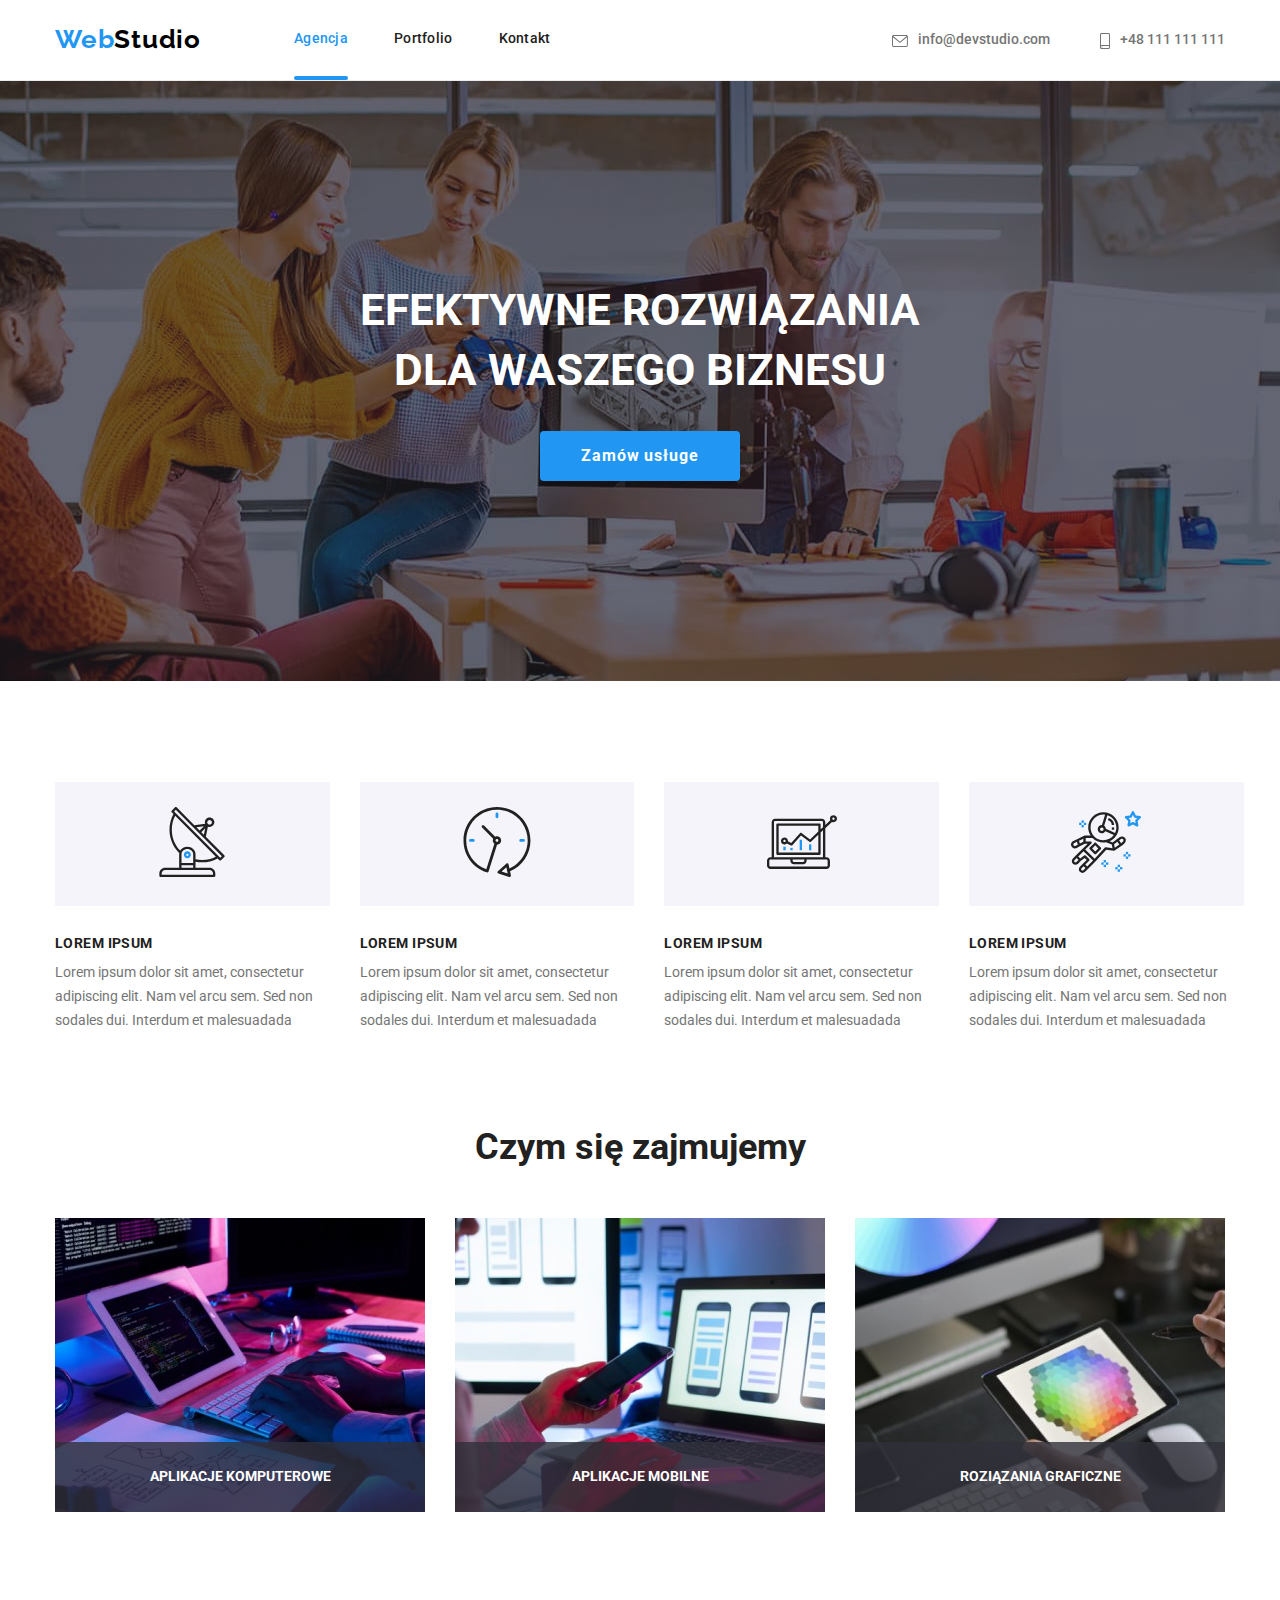
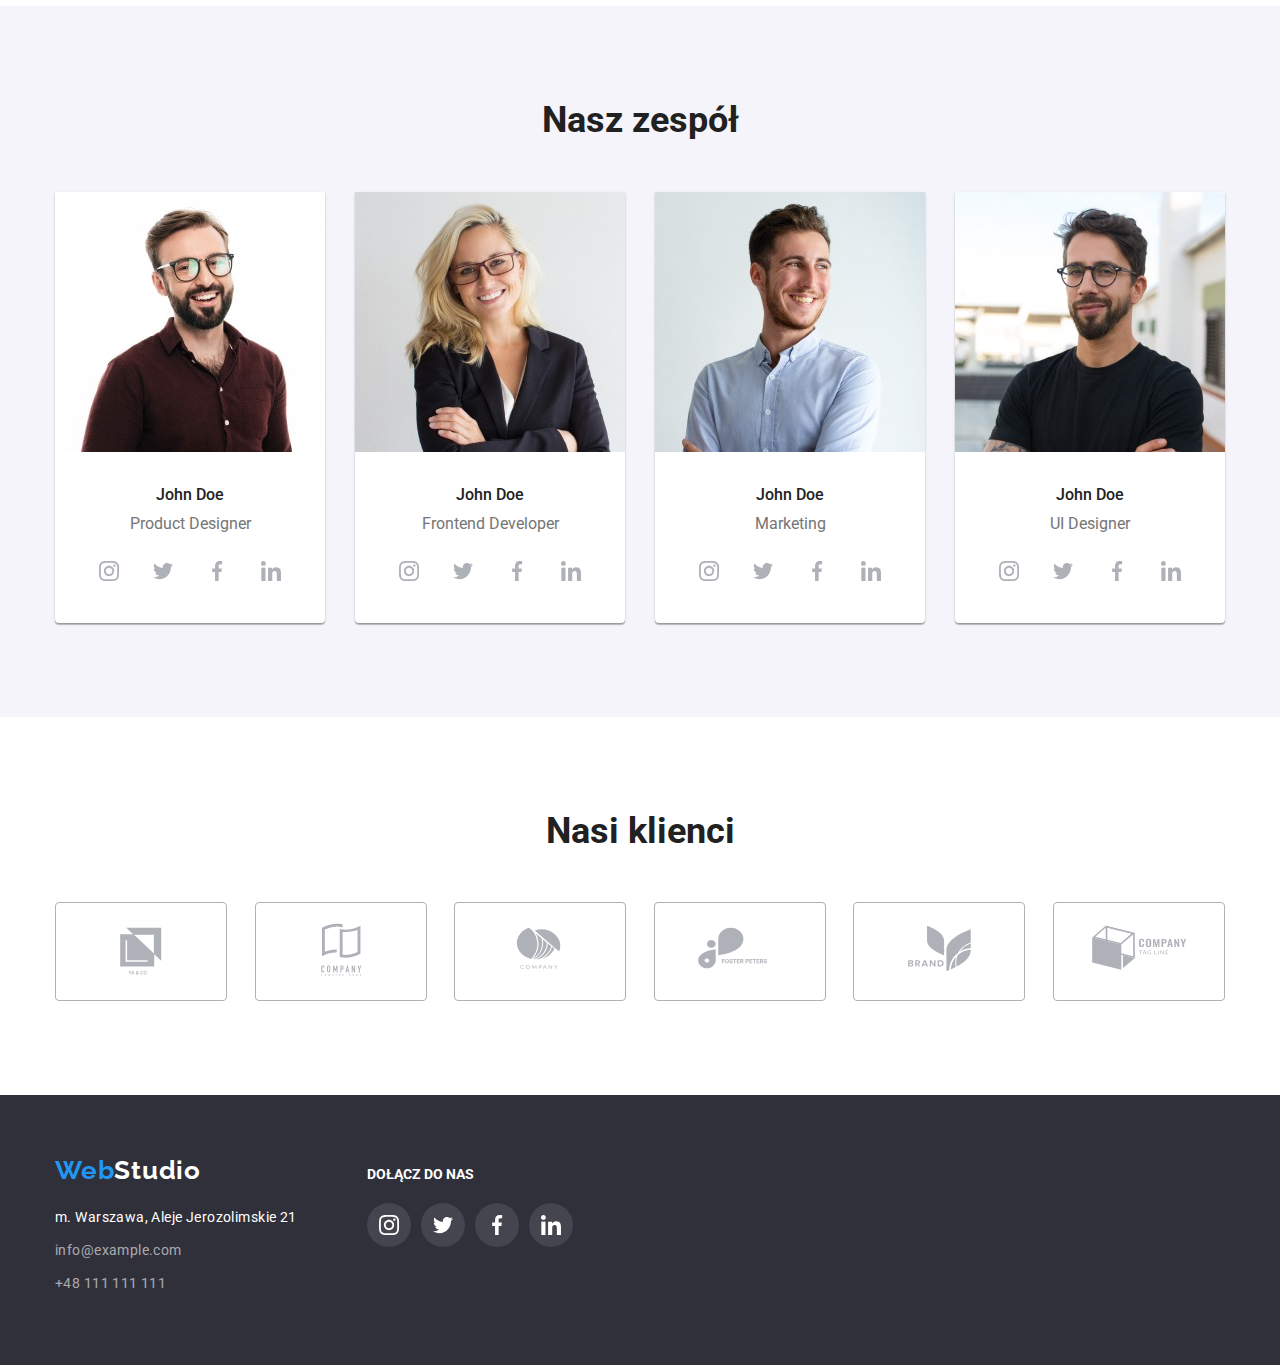
<file: index.html>
<!DOCTYPE html>
<html lang="pl">
  <head>
    <meta charset="UTF-8" />
    <meta name="viewport" content="width=device-width, initial-scale=1.0" />
    <title>Studio</title>
    <link
      rel="stylesheet"
      href="https://cdnjs.cloudflare.com/ajax/libs/modern-normalize/1.1.0/modern-normalize.min.css"
    />
    <link rel="preconnect" href="https://fonts.googleapis.com" />
    <link rel="preconnect" href="https://fonts.gstatic.com" crossorigin />
    <link
      href="https://fonts.googleapis.com/css2?family=Raleway:wght@700&family=Roboto:wght@400;500;700;900&display=swap"
      rel="stylesheet"
    />
    <link rel="stylesheet" href="css/styles.css" />
  </head>
  <body>
    <header class="header-wrapper">
      <div class="container">
        <nav class="navigation">
          <a class="logo" href="index.html">Web<span class="studio-black">Studio</span></a>
          <ul class="nav-list">
            <li>
              <a href="index.html" class="nav-link active">Agencja</a>
            </li>

            <li><a href="portfolio.html" class="nav-link">Portfolio</a></li>

            <li><a href="index.html" class="nav-link">Kontakt</a></li>
          </ul>
        </nav>
        <div>
          <ul class="header-contacts">
            <li>
              <a href="mailto:info@devstudio.com" class="control-item contact-item"
                ><svg class="contact-icon" width="16" height="12">
                  <use href="./images/icons.svg#icon-envelope"></use></svg
                >info@devstudio.com</a
              >
            </li>
            <li>
              <a href="tel:+48111111111" class="control-item contact-item">
                <svg class="contact-icon smartphone-icon" width="10" height="16">
                  <use href="./images/icons.svg#icon-smartphone"></use></svg
                >+48 111 111 111</a
              >
            </li>
          </ul>
        </div>
      </div>
    </header>
    <main>
      <section class="section order">
        <div class="container">
          <h1 class="main-title">
            EFEKTYWNE ROZWIĄZANIA<br />
            DLA WASZEGO BIZNESU
          </h1>
          <button class="order-btn" data-modal-open>Zamów usługe</button>
        </div>
      </section>
      <section class="section">
        <div class="container">
          <ul class="articles">
            <li>
              <div class="lorem-icon-box">
                <svg class="icon" width="70" height="70">
                  <use href="./images/icons.svg#icon-antenna-1"></use>
                </svg>
              </div>
              <h3 class="main-txt-title">LOREM IPSUM</h3>
              <p>
                Lorem ipsum dolor sit amet, consectetur adipiscing elit. Nam vel arcu sem. Sed non
                sodales dui. Interdum et malesuadada
              </p>
            </li>
            <li>
              <div class="lorem-icon-box">
                <svg class="icon" width="70" height="70">
                  <use href="./images/icons.svg#icon-clock-1"></use>
                </svg>
              </div>
              <h3 class="main-txt-title">LOREM IPSUM</h3>
              <p>
                Lorem ipsum dolor sit amet, consectetur adipiscing elit. Nam vel arcu sem. Sed non
                sodales dui. Interdum et malesuadada
              </p>
            </li>
            <li>
              <div class="lorem-icon-box">
                <svg class="icon" width="70" height="70 ">
                  <use href="./images/icons.svg#icon-diagram-1"></use>
                </svg>
              </div>
              <h3 class="main-txt-title">LOREM IPSUM</h3>
              <p>
                Lorem ipsum dolor sit amet, consectetur adipiscing elit. Nam vel arcu sem. Sed non
                sodales dui. Interdum et malesuadada
              </p>
            </li>
            <li>
              <div class="lorem-icon-box">
                <svg class="icon" width="70" height="70">
                  <use href="./images/icons.svg#icon-astronaut-1"></use>
                </svg>
              </div>
              <h3 class="main-txt-title">LOREM IPSUM</h3>
              <p>
                Lorem ipsum dolor sit amet, consectetur adipiscing elit. Nam vel arcu sem. Sed non
                sodales dui. Interdum et malesuadada
              </p>
            </li>
          </ul>
        </div>
      </section>
      <section class="section job-section">
        <div class="container">
          <h2 class="section-title">Czym się zajmujemy</h2>
          <ul class="business-activity">
            <li class="aboutus-item">
              <img
                class="aboutus-img"
                width="370"
                height="294"
                src="./images/1.jpg"
                alt="aplikacje komputerowe"
              />
              <div class="aboutus">
                <p>aplikacje komputerowe</p>
              </div>
            </li>
            <li class="aboutus-item">
              <img
                class="aboutus-img"
                width="370"
                height="294"
                src="./images/2.jpg"
                alt="aplikacje mobilne"
              />
              <div class="aboutus">
                <p>aplikacje mobilne</p>
              </div>
            </li>
            <li class="aboutus-item">
              <img
                class="aboutus-img"
                width="370"
                height="294"
                src="./images/3.jpg"
                alt="roziązania graficzne"
              />
              <div class="aboutus">
                <p>roziązania graficzne</p>
              </div>
            </li>
          </ul>
        </div>
      </section>
      <section class="section team">
        <div class="container">
          <h2 class="section-title">Nasz zespół</h2>
          <ul class="business-activity pictures">
            <li>
              <figure class="team-figure">
                <img src="images/person1.jpg" alt="John Doe" width="270" height="260" />
                <figcaption class="team-info">
                  <h3 class="team-name">John Doe</h3>
                  <span class="team-position">Product Designer</span>
                  <ul class="team-social-icons social-icons">
                    <li>
                      <a href="#" class="team-social-icon social-icon">
                        <svg class="social-icon-svg" width="20" height="20">
                          <use href="./images/icons.svg#icon-instagram-2"></use>
                        </svg>
                      </a>
                    </li>
                    <li>
                      <a href="#" class="team-social-icon social-icon">
                        <svg class="social-icon-svg" width="20" height="20">
                          <use href="./images/icons.svg#icon-twitter-1"></use>
                        </svg>
                      </a>
                    </li>
                    <li>
                      <a href="#" class="team-social-icon social-icon">
                        <svg class="social-icon-svg" width="20" height="20">
                          <use href="./images/icons.svg#icon-facebook-1"></use>
                        </svg>
                      </a>
                    </li>
                    <li>
                      <a href="#" class="team-social-icon social-icon">
                        <svg class="social-icon-svg" width="20" height="20">
                          <use href="./images/icons.svg#icon-linkedin-1"></use>
                        </svg>
                      </a>
                    </li>
                  </ul>
                </figcaption>
              </figure>
            </li>
            <li>
              <figure class="team-figure">
                <img src="images/person2.jpg" alt="John Doe" width="270" height="260" />
                <figcaption class="team-info">
                  <h3 class="team-name">John Doe</h3>
                  <span class="team-position">Frontend Developer</span>
                  <ul class="team-social-icons social-icons">
                    <li>
                      <a href="#" class="team-social-icon social-icon">
                        <svg class="social-icon-svg" width="20" height="20">
                          <use href="./images/icons.svg#icon-instagram-2"></use>
                        </svg>
                      </a>
                    </li>
                    <li>
                      <a href="#" class="team-social-icon social-icon">
                        <svg class="social-icon-svg" width="20" height="20">
                          <use href="./images/icons.svg#icon-twitter-1"></use>
                        </svg>
                      </a>
                    </li>
                    <li>
                      <a href="#" class="team-social-icon social-icon">
                        <svg class="social-icon-svg" width="20" height="20">
                          <use href="./images/icons.svg#icon-facebook-1"></use>
                        </svg>
                      </a>
                    </li>
                    <li>
                      <a href="#" class="team-social-icon social-icon">
                        <svg class="social-icon-svg" width="20" height="20">
                          <use href="./images/icons.svg#icon-linkedin-1"></use>
                        </svg>
                      </a>
                    </li>
                  </ul>
                </figcaption>
              </figure>
            </li>
            <li>
              <figure class="team-figure">
                <img src="images/person3.jpg" alt="John Doe" width="270" height="260" />
                <figcaption class="team-info">
                  <h3 class="team-name">John Doe</h3>
                  <span class="team-position">Marketing</span>
                  <ul class="team-social-icons social-icons">
                    <li>
                      <a href="#" class="team-social-icon social-icon">
                        <svg class="social-icon-svg" width="20" height="20">
                          <use href="./images/icons.svg#icon-instagram-2"></use>
                        </svg>
                      </a>
                    </li>
                    <li>
                      <a href="#" class="team-social-icon social-icon">
                        <svg class="social-icon-svg" width="20" height="20">
                          <use href="./images/icons.svg#icon-twitter-1"></use>
                        </svg>
                      </a>
                    </li>
                    <li>
                      <a href="#" class="team-social-icon social-icon">
                        <svg class="social-icon-svg" width="20" height="20">
                          <use href="./images/icons.svg#icon-facebook-1"></use>
                        </svg>
                      </a>
                    </li>
                    <li>
                      <a href="#" class="team-social-icon social-icon">
                        <svg class="social-icon-svg" width="20" height="20">
                          <use href="./images/icons.svg#icon-linkedin-1"></use>
                        </svg>
                      </a>
                    </li>
                  </ul>
                </figcaption>
              </figure>
            </li>
            <li>
              <figure class="team-figure">
                <img src="images/person4.jpg" alt="John Doe" width="270" height="260" />
                <figcaption class="team-info">
                  <h3 class="team-name">John Doe</h3>
                  <span class="team-position">UI Designer</span>
                  <ul class="team-social-icons social-icons">
                    <li>
                      <a href="#" class="team-social-icon social-icon">
                        <svg class="social-icon-svg" width="20" height="20">
                          <use href="./images/icons.svg#icon-instagram-2"></use>
                        </svg>
                      </a>
                    </li>
                    <li>
                      <a href="#" class="team-social-icon social-icon">
                        <svg class="social-icon-svg" width="20" height="20">
                          <use href="./images/icons.svg#icon-twitter-1"></use>
                        </svg>
                      </a>
                    </li>
                    <li>
                      <a href="#" class="team-social-icon social-icon">
                        <svg class="social-icon-svg" width="20" height="20">
                          <use href="./images/icons.svg#icon-facebook-1"></use>
                        </svg>
                      </a>
                    </li>
                    <li>
                      <a href="#" class="team-social-icon social-icon">
                        <svg class="social-icon-svg" width="20" height="20">
                          <use href="./images/icons.svg#icon-linkedin-1"></use>
                        </svg>
                      </a>
                    </li>
                  </ul>
                </figcaption>
              </figure>
            </li>
          </ul>
        </div>
      </section>
      <section class="clients section">
        <div class="container">
          <h2 class="section-title">Nasi klienci</h2>
          <ul class="clients-list flex-container">
            <li>
              <a href="#" class="clients-icon">
                <svg class="clients-icon-svg" width="170" height="92">
                  <use href="./images/icons.svg#icon-client-1"></use>
                </svg>
              </a>
            </li>
            <li>
              <a href="#" class="clients-icon">
                <svg class="clients-icon-svg" width="170" height="92">
                  <use href="./images/icons.svg#icon-client-2"></use>
                </svg>
              </a>
            </li>
            <li>
              <a href="#" class="clients-icon">
                <svg class="clients-icon-svg" width="170" height="92">
                  <use href="./images/icons.svg#icon-client-3"></use>
                </svg>
              </a>
            </li>
            <li>
              <a href="#" class="clients-icon">
                <svg class="clients-icon-svg" width="170" height="92">
                  <use href="./images/icons.svg#icon-client-4"></use>
                </svg>
              </a>
            </li>
            <li>
              <a href="#" class="clients-icon">
                <svg class="clients-icon-svg" width="170" height="92">
                  <use href="./images/icons.svg#icon-client-5"></use>
                </svg>
              </a>
            </li>
            <li>
              <a href="#" class="clients-icon">
                <svg class="clients-icon-svg" width="170" height="92">
                  <use href="./images/icons.svg#icon-client-6"></use>
                </svg>
              </a>
            </li>
          </ul>
        </div>
      </section>
    </main>
    <footer class="footer">
      <div class="container footer-container">
        <div class="footer-contact-box">
          <a class="logo" href="./index.html">Web<span class="studio-white">Studio</span></a>
          <address class="address">
            <p class="address-map">m. Warszawa, Aleje Jerozolimskie 21</p>
            <p>
              <a class="address-contact no-underline" href="mailto:info@example.com"
                >info@example.com</a
              >
            </p>
            <p>
              <a class="address-contact no-underline" href="tel:+48111111111">+48 111 111 111</a>
            </p>
          </address>
        </div>
        <div class="footer-joinus-box">
          <h3 class="footer-joinus-heading">Dołącz do nas</h3>
          <ul class="footer-social-icons social-icons">
            <li>
              <a href="#" class="footer-social-icon social-icon">
                <svg class="social-icon-svg" width="20" height="20">
                  <use href="./images/icons.svg#icon-instagram-2"></use>
                </svg>
              </a>
            </li>
            <li>
              <a href="#" class="footer-social-icon social-icon">
                <svg class="social-icon-svg" width="20" height="20">
                  <use href="./images/icons.svg#icon-twitter-1"></use>
                </svg>
              </a>
            </li>
            <li>
              <a href="#" class="footer-social-icon social-icon">
                <svg class="social-icon-svg" width="20" height="20">
                  <use href="./images/icons.svg#icon-facebook-1"></use>
                </svg>
              </a>
            </li>
            <li>
              <a href="#" class="footer-social-icon social-icon">
                <svg class="social-icon-svg" width="20" height="20">
                  <use href="./images/icons.svg#icon-linkedin-1"></use>
                </svg>
              </a>
            </li>
          </ul>
        </div>
      </div>
    </footer>
    <div class="modal-backdrop is-hidden" data-modal>
      <div class="modal-box">
        <button type="button" class="modal-close-btn" data-modal-close>
          <svg class="modal-close-btn-x" width="18" height="18">
            <use href="./images/icons.svg#icon-close-icon"></use>
          </svg>
        </button>
      </div>
    </div>
    <script src="./js/modal.js"></script>
  </body>
</html>
</file>
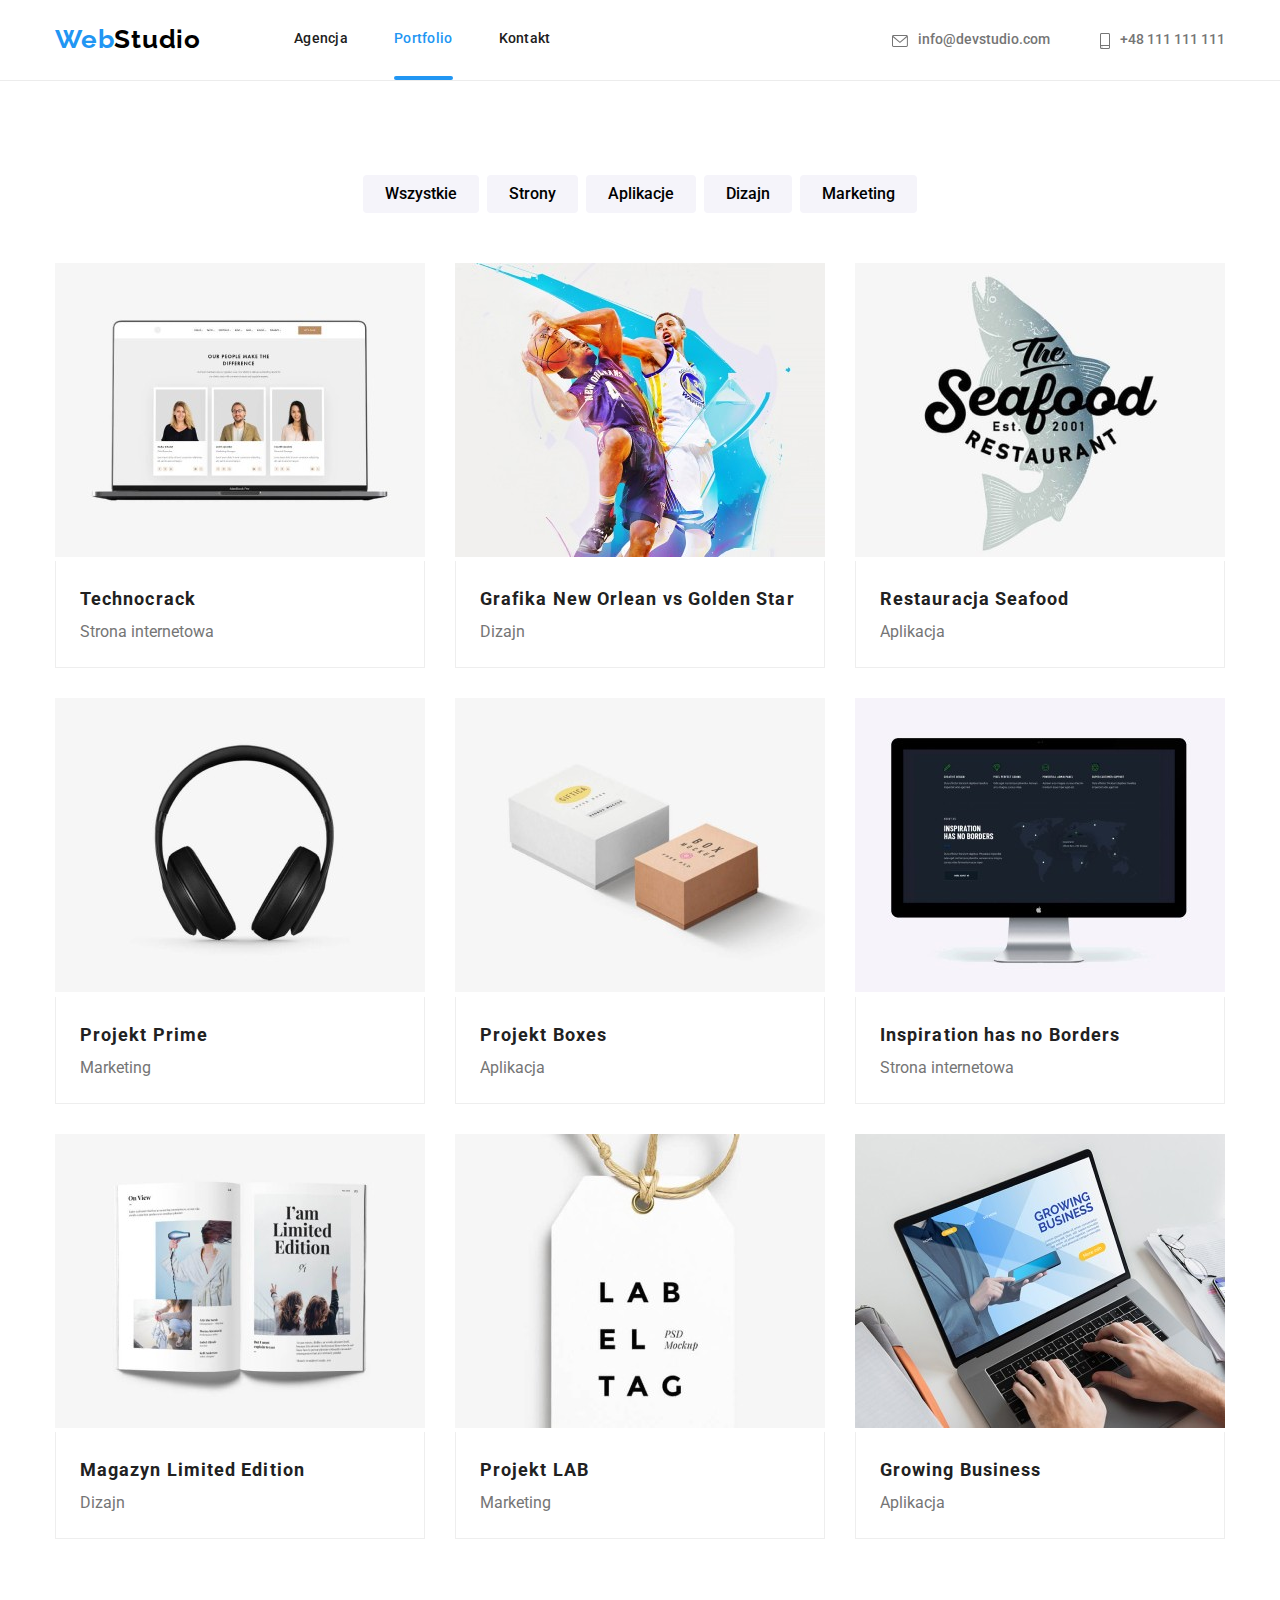
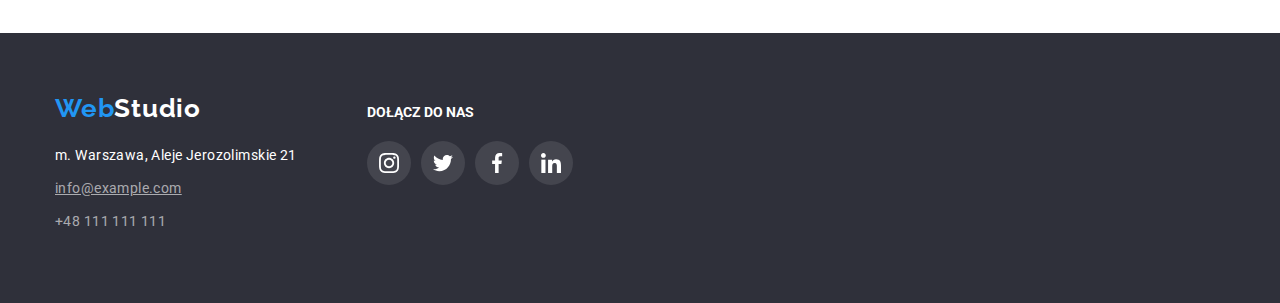
<file: portfolio.html>
<!DOCTYPE html>
<html lang="pl">
  <head>
    <meta charset="UTF-8" />
    <meta name="viewport" content="width=device-width, initial-scale=1.0" />
    <title>Studio</title>
    <link
      rel="stylesheet"
      href="https://cdnjs.cloudflare.com/ajax/libs/modern-normalize/1.1.0/modern-normalize.min.css"
    />
    <link rel="preconnect" href="https://fonts.googleapis.com" />
    <link rel="preconnect" href="https://fonts.gstatic.com" crossorigin />
    <link
      href="https://fonts.googleapis.com/css2?family=Raleway:wght@700&family=Roboto:wght@400;500;700;900&display=swap"
      rel="stylesheet"
    />
    <link rel="stylesheet" href="css/styles.css" />
  </head>
  <body>
    <header class="header-wrapper">
      <div class="container">
        <nav class="navigation">
          <a class="logo" href="index.html">Web<span class="studio-black">Studio</span></a>
          <ul class="nav-list">
            <li><a href="index.html" class="nav-link">Agencja</a></li>

            <li>
              <a href="portfolio.html" class="nav-link active">Portfolio</a>
            </li>

            <li><a href="index.html" class="nav-link">Kontakt</a></li>
          </ul>
        </nav>
        <div>
          <ul class="header-contacts">
            <li>
              <a href="mailto:info@devstudio.com" class="control-item contact-item"
                ><svg class="contact-icon" width="16" height="12">
                  <use href="./images/icons.svg#icon-envelope"></use></svg
                >info@devstudio.com</a
              >
            </li>
            <li>
              <a href="tel:+48111111111" class="control-item contact-item">
                <svg class="contact-icon smartphone-icon" width="10" height="16">
                  <use href="./images/icons.svg#icon-smartphone"></use></svg
                >+48 111 111 111</a
              >
            </li>
          </ul>
        </div>
      </div>
    </header>
    <main>
      <section class="section">
        <div class="container">
          <ul class="menu">
            <li><button type="button" class="portfolio-btn">Wszystkie</button></li>
            <li><button type="button" class="portfolio-btn">Strony</button></li>
            <li><button type="button" class="portfolio-btn">Aplikacje</button></li>
            <li><button type="button" class="portfolio-btn">Dizajn</button></li>
            <li><button type="button" class="portfolio-btn">Marketing</button></li>
          </ul>
          <ul class="list-item portfolio-style">
            <li class="portfolio-card">
              <figure tabindex="0" class="portfolio-project">
                <div class="portfolio-image-box">
                  <img src="images/portfolio1.jpg" alt="Technocrack" width="370" height="294" />
                  <div class="portfolio-cover">
                    <p>
                      Technocrack jest popularną platformą wykorzystywaną do rozpowszechniania
                      koronawirusa. Firmy wykorzystują tę platformę do celów szpiegowskich i ataków
                      na niezabezpieczone serwery konkurencji
                    </p>
                  </div>
                </div>
                <figcaption class="portfolio-text">
                  <h3 class="main-project">Technocrack</h3>
                  <span class="main-category">Strona internetowa</span>
                </figcaption>
              </figure>
            </li>
            <li class="portfolio-card">
              <figure tabindex="0" class="portfolio-project">
                <div class="portfolio-image-box">
                  <img
                    src="images/portfolio2.jpg"
                    alt="Grafika New Orlean vs Golden Star"
                    width="370"
                    height="294"
                  />
                  <div class="portfolio-cover">
                    <p>
                      Technocrack jest popularną platformą wykorzystywaną do rozpowszechniania
                      koronawirusa. Firmy wykorzystują tę platformę do celów szpiegowskich i ataków
                      na niezabezpieczone serwery konkurencji
                    </p>
                  </div>
                </div>
                <figcaption class="portfolio-text">
                  <h3 class="main-project">Grafika New Orlean vs Golden Star</h3>
                  <span class="main-category">Dizajn</span>
                </figcaption>
              </figure>
            </li>
            <li class="portfolio-card">
              <figure tabindex="0" class="portfolio-project">
                <div class="portfolio-image-box">
                  <img
                    src="images/portfolio3.jpg"
                    alt="Restauracja Seafood"
                    width="370"
                    height="294"
                  />
                  <div class="portfolio-cover">
                    <p>
                      Technocrack jest popularną platformą wykorzystywaną do rozpowszechniania
                      koronawirusa. Firmy wykorzystują tę platformę do celów szpiegowskich i ataków
                      na niezabezpieczone serwery konkurencji
                    </p>
                  </div>
                </div>
                <figcaption class="portfolio-text">
                  <h3 class="main-project">Restauracja Seafood</h3>
                  <span class="main-category">Aplikacja</span>
                </figcaption>
              </figure>
            </li>
            <li class="portfolio-card">
              <figure tabindex="0" class="portfolio-project">
                <div class="portfolio-image-box">
                  <img src="images/portfolio4.jpg" alt="Projekt Prime" width="370" height="294" />
                  <div class="portfolio-cover">
                    <p>
                      Technocrack jest popularną platformą wykorzystywaną do rozpowszechniania
                      koronawirusa. Firmy wykorzystują tę platformę do celów szpiegowskich i ataków
                      na niezabezpieczone serwery konkurencji
                    </p>
                  </div>
                </div>
                <figcaption class="portfolio-text">
                  <h3 class="main-project">Projekt Prime</h3>
                  <span class="main-category">Marketing</span>
                </figcaption>
              </figure>
            </li>
            <li class="portfolio-card">
              <figure tabindex="0" class="portfolio-project">
                <div class="portfolio-image-box">
                  <img src="images/portfolio5.jpg" alt="Projekt Boxes" width="370" height="294" />
                  <div class="portfolio-cover">
                    <p>
                      Technocrack jest popularną platformą wykorzystywaną do rozpowszechniania
                      koronawirusa. Firmy wykorzystują tę platformę do celów szpiegowskich i ataków
                      na niezabezpieczone serwery konkurencji
                    </p>
                  </div>
                </div>
                <figcaption class="portfolio-text">
                  <h3 class="main-project">Projekt Boxes</h3>
                  <span class="main-category">Aplikacja</span>
                </figcaption>
              </figure>
            </li>
            <li class="portfolio-card">
              <figure tabindex="0" class="portfolio-project">
                <div class="portfolio-image-box">
                  <img
                    src="images/portfolio6.jpg"
                    alt="Inspiration has no Borders"
                    width="370"
                    height="294"
                  />
                  <div class="portfolio-cover">
                    <p>
                      Technocrack jest popularną platformą wykorzystywaną do rozpowszechniania
                      koronawirusa. Firmy wykorzystują tę platformę do celów szpiegowskich i ataków
                      na niezabezpieczone serwery konkurencji
                    </p>
                  </div>
                </div>
                <figcaption class="portfolio-text">
                  <h3 class="main-project">Inspiration has no Borders</h3>
                  <span class="main-category">Strona internetowa</span>
                </figcaption>
              </figure>
            </li>
            <li class="portfolio-card">
              <figure tabindex="0" class="portfolio-project">
                <div class="portfolio-image-box">
                  <img
                    src="images/portfolio7.jpg"
                    alt="Magazyn Limited Edition"
                    width="370"
                    height="294"
                  />
                  <div class="portfolio-cover">
                    <p>
                      Technocrack jest popularną platformą wykorzystywaną do rozpowszechniania
                      koronawirusa. Firmy wykorzystują tę platformę do celów szpiegowskich i ataków
                      na niezabezpieczone serwery konkurencji
                    </p>
                  </div>
                </div>
                <figcaption class="portfolio-text">
                  <h3 class="main-project">Magazyn Limited Edition</h3>
                  <span class="main-category">Dizajn</span>
                </figcaption>
              </figure>
            </li>
            <li class="portfolio-card">
              <figure tabindex="0" class="portfolio-project">
                <div class="portfolio-image-box">
                  <img src="images/portfolio8.jpg" alt="Projekt LAB" width="370" height="294" />
                  <div class="portfolio-cover">
                    <p>
                      Technocrack jest popularną platformą wykorzystywaną do rozpowszechniania
                      koronawirusa. Firmy wykorzystują tę platformę do celów szpiegowskich i ataków
                      na niezabezpieczone serwery konkurencji
                    </p>
                  </div>
                </div>
                <figcaption class="portfolio-text">
                  <h3 class="main-project">Projekt LAB</h3>
                  <span class="main-category">Marketing</span>
                </figcaption>
              </figure>
            </li>
            <li class="portfolio-card">
              <figure tabindex="0" class="portfolio-project">
                <div class="portfolio-image-box">
                  <img
                    src="images/portfolio9.jpg"
                    alt="Growing Business"
                    width="370"
                    height="294"
                  />
                  <div class="portfolio-cover">
                    <p>
                      Technocrack jest popularną platformą wykorzystywaną do rozpowszechniania
                      koronawirusa. Firmy wykorzystują tę platformę do celów szpiegowskich i ataków
                      na niezabezpieczone serwery konkurencji
                    </p>
                  </div>
                </div>
                <figcaption class="portfolio-text">
                  <h3 class="main-project">Growing Business</h3>
                  <span class="main-category">Aplikacja</span>
                </figcaption>
              </figure>
            </li>
          </ul>
        </div>
      </section>
    </main>
    <footer class="footer">
      <div class="container footer-container">
        <div class="footer-contact-box">
          <a class="logo" href="./index.html">Web<span class="studio-white">Studio</span></a>
          <address class="address">
            <p class="address-map">m. Warszawa, Aleje Jerozolimskie 21</p>
            <p>
              <a class="address-contact" href="mailto:info@example.com">info@example.com</a>
            </p>
            <p>
              <a class="address-contact no-underline" href="tel:+48111111111">+48 111 111 111</a>
            </p>
          </address>
        </div>
        <div class="footer-joinus-box">
          <h3 class="footer-joinus-heading">Dołącz do nas</h3>
          <ul class="footer-social-icons social-icons">
            <li>
              <a href="#" class="footer-social-icon social-icon">
                <svg class="social-icon-svg" width="20" height="20">
                  <use href="./images/icons.svg#icon-instagram-2"></use>
                </svg>
              </a>
            </li>
            <li>
              <a href="#" class="footer-social-icon social-icon">
                <svg class="social-icon-svg" width="20" height="20">
                  <use href="./images/icons.svg#icon-twitter-1"></use>
                </svg>
              </a>
            </li>
            <li>
              <a href="#" class="footer-social-icon social-icon">
                <svg class="social-icon-svg" width="20" height="20">
                  <use href="./images/icons.svg#icon-facebook-1"></use>
                </svg>
              </a>
            </li>
            <li>
              <a href="#" class="footer-social-icon social-icon">
                <svg class="social-icon-svg" width="20" height="20">
                  <use href="./images/icons.svg#icon-linkedin-1"></use>
                </svg>
              </a>
            </li>
          </ul>
        </div>
      </div>
    </footer>
  </body>
</html>
</file>
<file: css/styles.css>
:root {
  --brand-color-black: #000000;
  --brand-color-light-black: #212121;
  --brand-color-gray: #757575;
  --brand-color-light-gray: #f5f4fa;
  --brand-color-white: #ffffff;
  --brand-color-blue: #2196f3;
  --brand-background-color-gray: #2f303a;
  --body-background-color-dirty-white: #e5e5e5;
  --background-color-transparent: #2f303a66;
  --white-transparent: #ffffff99;
  --aboutus-background: #2f303acc;
  --icons-inactive: #afb1b8;
  --footer-social-icon-bg: rgba(255, 255, 255, 0.1);
  --border-radius: 4px;
  --portfolio-border: #eeeeee;
  --transition-set: 250ms cubic-bezier(0.4, 0, 0.2, 1);
  --portfolio-cover: #2196f3e5;
}

* {
  outline: none;
  margin: 0;
  padding: 0;
}

body {
  font-family: 'Roboto', sans-serif;
  color: var(--brand-color-light-black);
}

ul {
  list-style: none;
}

.logo {
  color: var(--brand-color-blue);
  font-family: 'Raleway', sans-serif;
  font-weight: 700;
  font-size: 26px;
  line-height: 1.19;
  letter-spacing: 0.03em;
  text-decoration: none;
}

.studio-black {
  color: var(--brand-color-black);
  font-family: 'Raleway', sans-serif;
  font-weight: 700;
  font-size: 26px;
  line-height: 1.19;
  letter-spacing: 0.03em;
  text-decoration: none;
}

.navigation {
  display: flex;
  color: var(--brand-color-light-black);
  font-size: 14px;
  line-height: 1.14;
  align-items: center;
  gap: 93px;
  justify-content: center;
}

.header-wrapper > .container {
  display: flex;
  justify-content: space-between;
  align-items: center;
}

.header-wrapper {
  border-bottom: 1px solid #ececec;
  padding: 24px 0 25px;
}

.nav-list {
  display: flex;
  gap: 46px;
  justify-content: center;
  align-items: center;
  color: var(--brand-color-light-black);
  font-size: 14px;
  line-height: 1.14;
  list-style: none;
}

.header-contacts {
  display: flex;
  align-items: center;
  gap: 50px;
  list-style: none;
  text-decoration: none;
  color: var(--brand-color-gray);
}

.control-item {
  font-size: 14px;
  font-weight: 500;
  line-height: 1.17;
  text-decoration: none;
  color: var(--brand-color-light-black);
}

.control-item:is(:hover, :focus) {
  color: var(--brand-color-blue);
  transition: color var(--transition-set);
}

.contact-item {
  text-emphasis: none;
  text-decoration: none;
  color: var(--brand-color-gray);
  fill: currentColor;
}

.contact-icon {
  vertical-align: middle;
  margin-right: 10px;
}

.nav-link {
  position: relative;
  color: var(--brand-color-light-black);
  transition: color var(--transition-set);
  text-decoration: none;
  font-weight: 500;
  font-size: 14px;
  line-height: 1.14;
  letter-spacing: 0.02em;
}

.nav-link:is(:hover, :focus) {
  color: var(--brand-color-blue);
}

.active {
  color: var(--brand-color-blue);
}

.active::after {
  content: '';
  display: inline-block;
  width: 100%;
  left: 0;
  margin-top: 45px;
  position: absolute;
  border-bottom: solid 4px #2196f3;
  border-radius: 2px;
}

.main-title {
  color: var(--brand-color-white);
  font-size: 44px;
  line-height: 1.36;
  padding-top: 106px;
  padding-right: 252px;
  padding-left: 252px;
  text-align: center;
}

.menu {
  display: flex;
  list-style: none;
  font-style: normal;
  justify-content: center;
  gap: 8px;
  margin-bottom: 50px;
}

.order-btn {
  padding: 10px 41px;
  height: 50px;
  font-weight: 700;
  font-size: 16px;
  line-height: 1.87;
  letter-spacing: 0.06em;
  cursor: pointer;
  border: none;
  outline: none;
  color: var(--brand-color-white);
  background-color: var(--brand-color-blue);
  box-shadow: 0px 4px 4px rgba(0, 0, 0, 0.15);
  border-radius: var(--border-radius);
  margin-top: 30px;
  margin-bottom: 106px;
}

.order {
  display: flex;
  background: var(--brand-background-color-gray);
  flex-direction: column;
  justify-content: center;
  align-items: center;
  background-image: linear-gradient(
      rgba(47, 48, 58, 0.4),
      rgba(47, 48, 58, 0.4),
      rgba(47, 48, 58, 0.4)
    ),
    url('../images/bg-hero.jpg');
  background-position: center;
  background-repeat: no-repeat;
}

.section {
  padding: 94px 0px;
}

.job-section {
  margin-top: -94px;
}

.section-title {
  margin-bottom: 50px;
  font-size: 36px;
  text-align: center;
}

.order > .container {
  display: flex;
  flex-direction: column;
  justify-content: center;
  align-items: center;
}

.container {
  max-width: 1200px;
  margin: 0 auto;
  padding: 0 15px;
}

.articles {
  display: flex;
  gap: 30px;
  padding-top: 7px;
}

.articles h3 {
  text-decoration: none;
  color: var(--brand-color-light-black);
  font-size: 14px;
  line-height: 1.14;
  margin-bottom: 9.31px;
}

.articles p {
  text-decoration: none;
  color: var(--brand-color-gray);
  font-size: 14px;
  line-height: 1.71;
}

.lorem-icon-box {
  padding: 25px 102.34px;
  margin-bottom: 30px;
  background-color: var(--brand-color-light-gray);
}

.main-txt-title {
  font-weight: 700;
  font-size: 14px;
  line-height: 1.14;
  letter-spacing: 0.03em;
  text-transform: uppercase;
  color: var(--brand-color-light-black);
}

.business-activity {
  display: flex;
  gap: 30px;
}

/*About Us*/

.aboutus-item {
  position: relative;
}

.aboutus-img {
  display: block;
}

.aboutus {
  position: absolute;
  bottom: 0;
  left: 0;
  width: 100%;
  padding: 27px 0;
  text-align: center;
  text-transform: uppercase;
  color: var(--brand-color-white);
  font-weight: 700;
  background-color: var(--aboutus-background);
  font-size: 14px;
  line-height: 1.14;
}

/*Our team*/

.team {
  background-color: var(--brand-color-light-gray);
}

.pictures {
  display: flex;
  gap: 30px;
  justify-content: center;
}

.team-info {
  padding: 30px 0;
  text-align: center;
}

.team-figure {
  box-shadow: 0px 1px 3px rgba(0, 0, 0, 0.12), 0px 1px 1px rgba(0, 0, 0, 0.14),
    0px 2px 1px rgba(0, 0, 0, 0.2);
  border-radius: 0px 0px 4px 4px;
  background-color: var(--brand-color-white);
  margin: 0;
}

.team-name {
  margin-bottom: 10px;
  font-weight: 500;
  font-size: 16px;
}

.team-position {
  font-size: 16px;
  color: var(--brand-color-gray);
}

.team-social-icons {
  margin-top: 16px;
  padding: 0 32px;
}

.team-social-icon {
  color: var(--icons-inactive);
}

.team-social-icon:is(:hover, :focus) > .social-icon-svg {
  fill: var(--brand-color-white);
}

/* Social icons */

.social-icon-svg {
  fill: var(--icons-inactive);
  transition: fill var(--transition-set);
}

.social-icons {
  display: flex;
  gap: 10px;
}

.social-icon {
  display: block;
  padding: 12px;
  font-size: 0;
  border-radius: 50%;
  transition: background-color var(--transition-set);
}

.social-icon:is(:hover, :focus) {
  background-color: var(--brand-color-blue);
  color: var(--brand-color-white);
}

/* Our clients */

.clients-icon-svg {
  fill: var(--icons-inactive);
  transition: fill var(--transition-set);
}

.clients-icon {
  display: block;
  border: 1px solid var(--icons-inactive);
  border-radius: var(--border-radius);
  color: var(--icons-inactive);
  transition: border var(--transition-set);
}

.clients-icon:is(:hover, :focus) {
  border: 1px solid var(--brand-color-blue);
}

.clients-icon:is(:hover, :focus) > .clients-icon-svg {
  fill: var(--brand-color-blue);
}

.flex-container {
  display: flex;
  justify-content: space-between;
  align-items: center;
}

/* Modal */

.is-hidden {
  visibility: hidden;
  opacity: 0;
  pointer-events: none;
}

.modal-backdrop {
  position: fixed;
  top: 0;
  left: 0;
  width: 100vw;
  height: 100vh;
  display: flex;
  justify-content: center;
  align-items: center;
  background-color: #00000033;
  z-index: 1;
}

.modal-box {
  position: relative;
  width: 528px;
  height: 581px;
  border-radius: var(--border-radius);
  background-color: var(--brand-color-white);
  transition: transform 0.6s;
}

.modal-close-btn {
  position: absolute;
  right: 8px;
  top: 8px;
  padding: 5px;
  border: 1px solid #0000001a;
  border-radius: 50%;
  background-color: var(--brand-color-white);
  cursor: pointer;
  justify-content: center;
}

.modal-close-btn-x {
  display: block;
}

.modal-backdrop.is-hidden .modal-box {
  transform: scale(0);
}

/* Footer */

.footer {
  background-color: var(--brand-background-color-gray);
}

.footer-container {
  padding: 60px 15px;
  display: flex;
  gap: 70px;
}

.studio-white {
  font-family: 'Raleway';
  font-weight: 700;
  font-size: 26px;
  line-height: 1.19;
  letter-spacing: 0.03em;
  text-decoration: none;
  color: var(--brand-color-white);
}

.address {
  font-size: 14px;
  line-height: 1.71;
  margin-top: 20px;
  font-style: normal;
  letter-spacing: 0.03em;
}

.address p {
  margin-bottom: 9px;
}

.address-map {
  color: var(--brand-color-white);
}

.address-contact {
  color: var(--white-transparent);
  transition: color var(--transition-set);
}

.address-contact:is(:hover, :focus) {
  color: var(--brand-color-blue);
}

.no-underline {
  text-decoration: none;
}

.footer-joinus-box {
  padding-top: 12px;
}

.footer-joinus-heading {
  font-size: 14px;
  line-height: 1.14;
  margin-bottom: 20px;
  text-transform: uppercase;
  font-weight: 700;
  color: var(--brand-color-white);
}

.footer-social-icon {
  background-color: var(--footer-social-icon-bg);
  color: var(--brand-color-white);
}

.footer-social-icon > .social-icon-svg {
  fill: var(--brand-color-white);
}

/* Portoflio */

.portfolio-btn {
  padding: 6px 22px;
  font-weight: 500;
  font-size: 16px;
  line-height: 1.625;
  background-color: var(--brand-color-light-gray);
  border: none;
  border-radius: var(--border-radius);
  cursor: pointer;
  transition: background-color var(--transition-set), color var(--transition-set),
    box-shadow var(--transition-set);
}

.portfolio-btn:is(:hover, :focus) {
  background-color: var(--brand-color-blue);
  color: var(--brand-color-white);
  box-shadow: 0px 3px 1px rgba(0, 0, 0, 0.1), 0px 1px 2px rgba(0, 0, 0, 0.08),
    0px 2px 2px rgba(0, 0, 0, 0.12);
}

.main-project {
  font-weight: 700;
  font-size: 18px;
  line-height: 2;
  letter-spacing: 0.06em;
  color: var(--brand-color-light-black);
}

.main-category {
  font-size: 16px;
  line-height: 1.875;
  color: var(--brand-color-gray);
}

.portfolio-project {
  margin: 0px;
  flex-wrap: wrap;
  justify-content: center;
}

.portfolio-item:hover {
  box-shadow: 0px 1px;
}

.list-item {
  flex-wrap: wrap;
  justify-content: center;
}

.portfolio-style {
  display: flex;
  gap: 30px;
}

.portfolio-card {
  transition: box-shadow var(--transition-set);
}

.portfolio-card:hover {
  box-shadow: 0px 1px 1px rgba(0, 0, 0, 0.12), 0px 4px 4px rgba(0, 0, 0, 0.06),
    1px 4px 6px rgba(0, 0, 0, 0.16);
}

.portfolio-text {
  padding: 20px 24px;
  border: 1px solid var(--portfolio-border);
  border-top: none;
}

.portfolio-image-box {
  position: relative;
  overflow: hidden;
}

.portfolio-cover {
  position: absolute;
  height: 100%;
  width: 100%;
  top: 100%;
  left: 0;
  padding: 49px 45px 49px 24px;
  font-size: 18px;
  line-height: 1.56;
  color: var(--brand-color-white);
  background-color: var(--portfolio-cover);
  transition: top var(--transition-set);
}

.portfolio-card:hover .portfolio-cover {
  top: 0;
}
</file>
